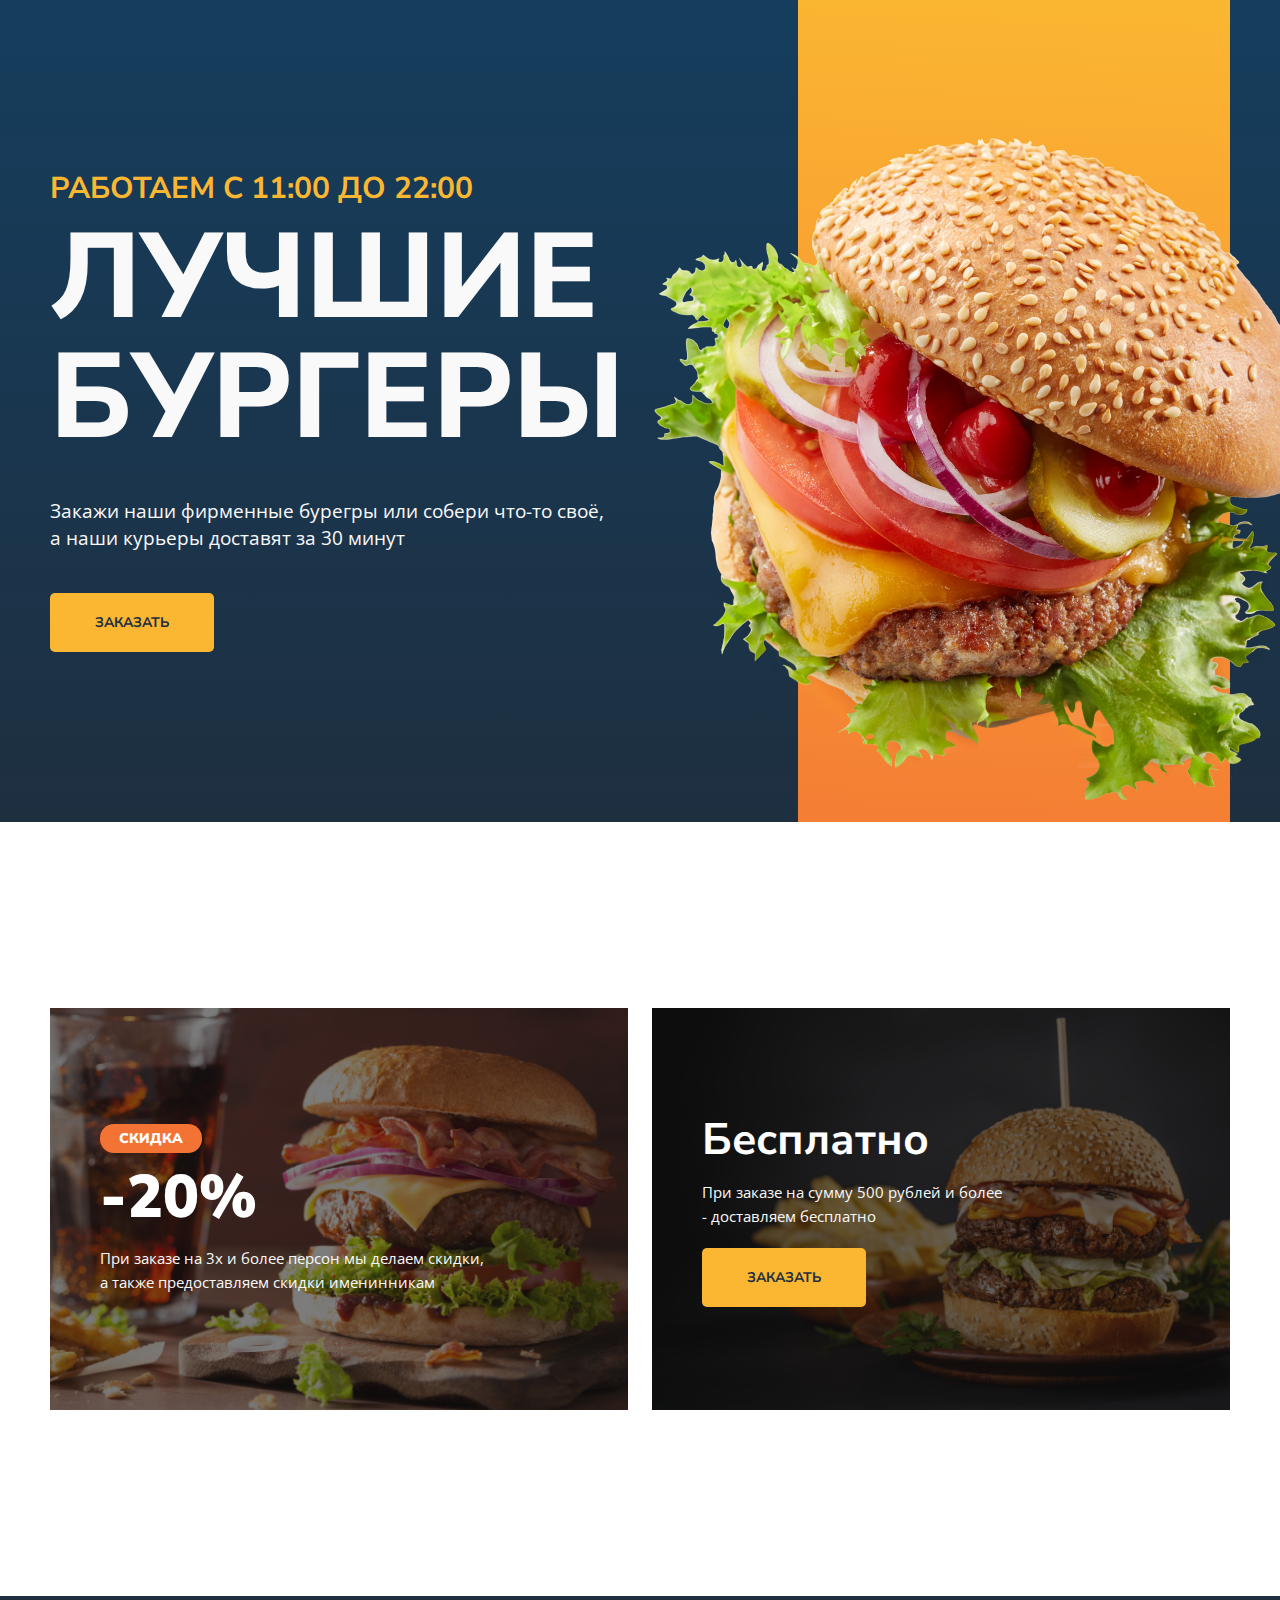
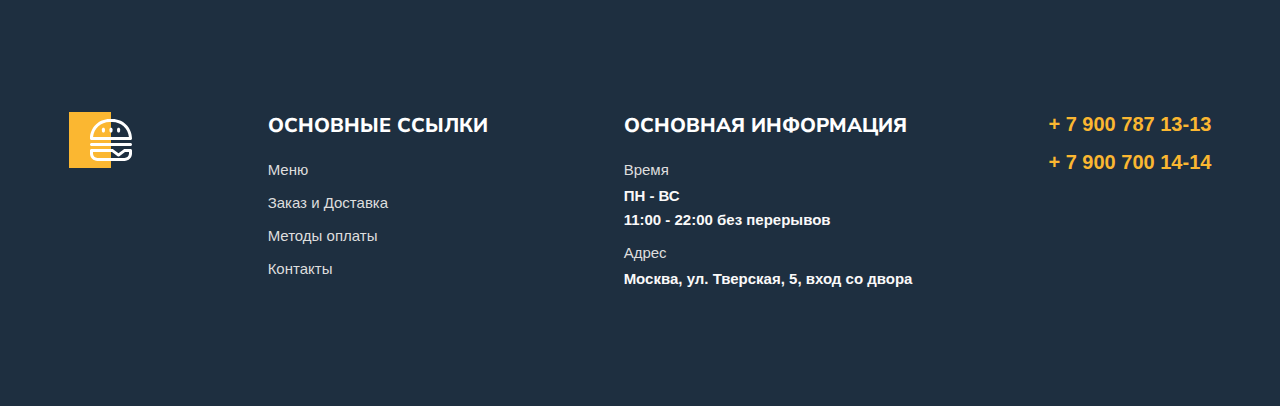
<file: index.html>
<!DOCTYPE html>
<html lang="ru">
<head>
    <meta charset="UTF-8">
    <meta http-equiv="X-UA-Compatible" content="IE=edge">
    <meta name="viewport" content="width=device-width, initial-scale=1.0">
    <title>Burgers</title>
    <link rel="preconnect" href="https://fonts.googleapis.com">
    <link rel="preconnect" href="https://fonts.gstatic.com" crossorigin>
    <link href="https://fonts.googleapis.com/css2?family=Nunito+Sans:wght@600;700;800;900&family=Open+Sans:wght@400;600;700&display=swap" rel="stylesheet">
    <link rel="stylesheet" href="styles/main.css">
</head>
<body>
    <div class="main">
        <div class="wrapper">
            <div class="text">
                <h1>
                    <span>работаем с 11:00 до 22:00</span>
                    лучшие бургеры
                </h1>
                <p>Закажи наши фирменные бурегры или собери что-то своё, а&nbsp;наши курьеры доставят за&nbsp;30&nbsp;минут</p>
                <a href="menu.html">заказать</a>
            </div>
            <div class="visual">
                <div class="bg"></div>
                <img src="images/burger.png" alt="Burger">
            </div>
        </div>
    </div>
    <div class="promo">
        <div class="wrapper">
            <div class="promo-left">
                <p class="sale">Скидка</p>
                <p class="cost">-20%</p>
                <p class="description">При заказе на 3х и более персон мы делаем скидки, а также предоставляем скидки именинникам</p>
            </div>
            <div class="promo-right">
                <p class="free">Бесплатно</p>
                <p class="description">При заказе на сумму 500 рублей и более - доставляем бесплатно</p>
                <a href="menu.html">заказать</a>
            </div>
        </div>
    </div>
    <footer class="footer">
        <div class="wrapper">
            <div class="footer-box">
                <div class="footer-item">
                    <img class="footer-logo" src="images/logo-light.svg" alt="Logo">
                </div>
                <div class="footer-item">
                    <h2>основные ссылки</h2>
                    <ul class="footer-list">
                        <li><a href="menu.html">Меню</a></li>
                        <li><a href="#">Заказ и Доставка</a></li>
                        <li><a href="#">Методы оплаты</a></li>
                        <li><a href="#">Контакты</a></li>
                    </ul>
                </div>
                <div class="footer-item">
                    <h2>основная информация</h2>
                    <ul class="footer-list">
                        <li>
                            <span>Время</span>
                            ПН - ВС <br>
                            11:00 - 22:00 без перерывов
                        </li>
                        <li>
                            <span>Адрес</span>
                            Москва, ул. Тверская, 5, вход со двора
                        </li>
                    </ul>
                </div>
                <div class="footer-tel">
                    <ul class="footer-list footer-list-tel">
                        <li>
                            <a href="tel:+79007871313">+ 7 900 787 13-13</a>
                        </li>
                        <li>
                            <a href="tel:+79007001414">+ 7 900 700 14-14</a>
                        </li>
                    </ul>
                </div>
            </div>
        </div>
    </footer>
</body>
</html>
</file>
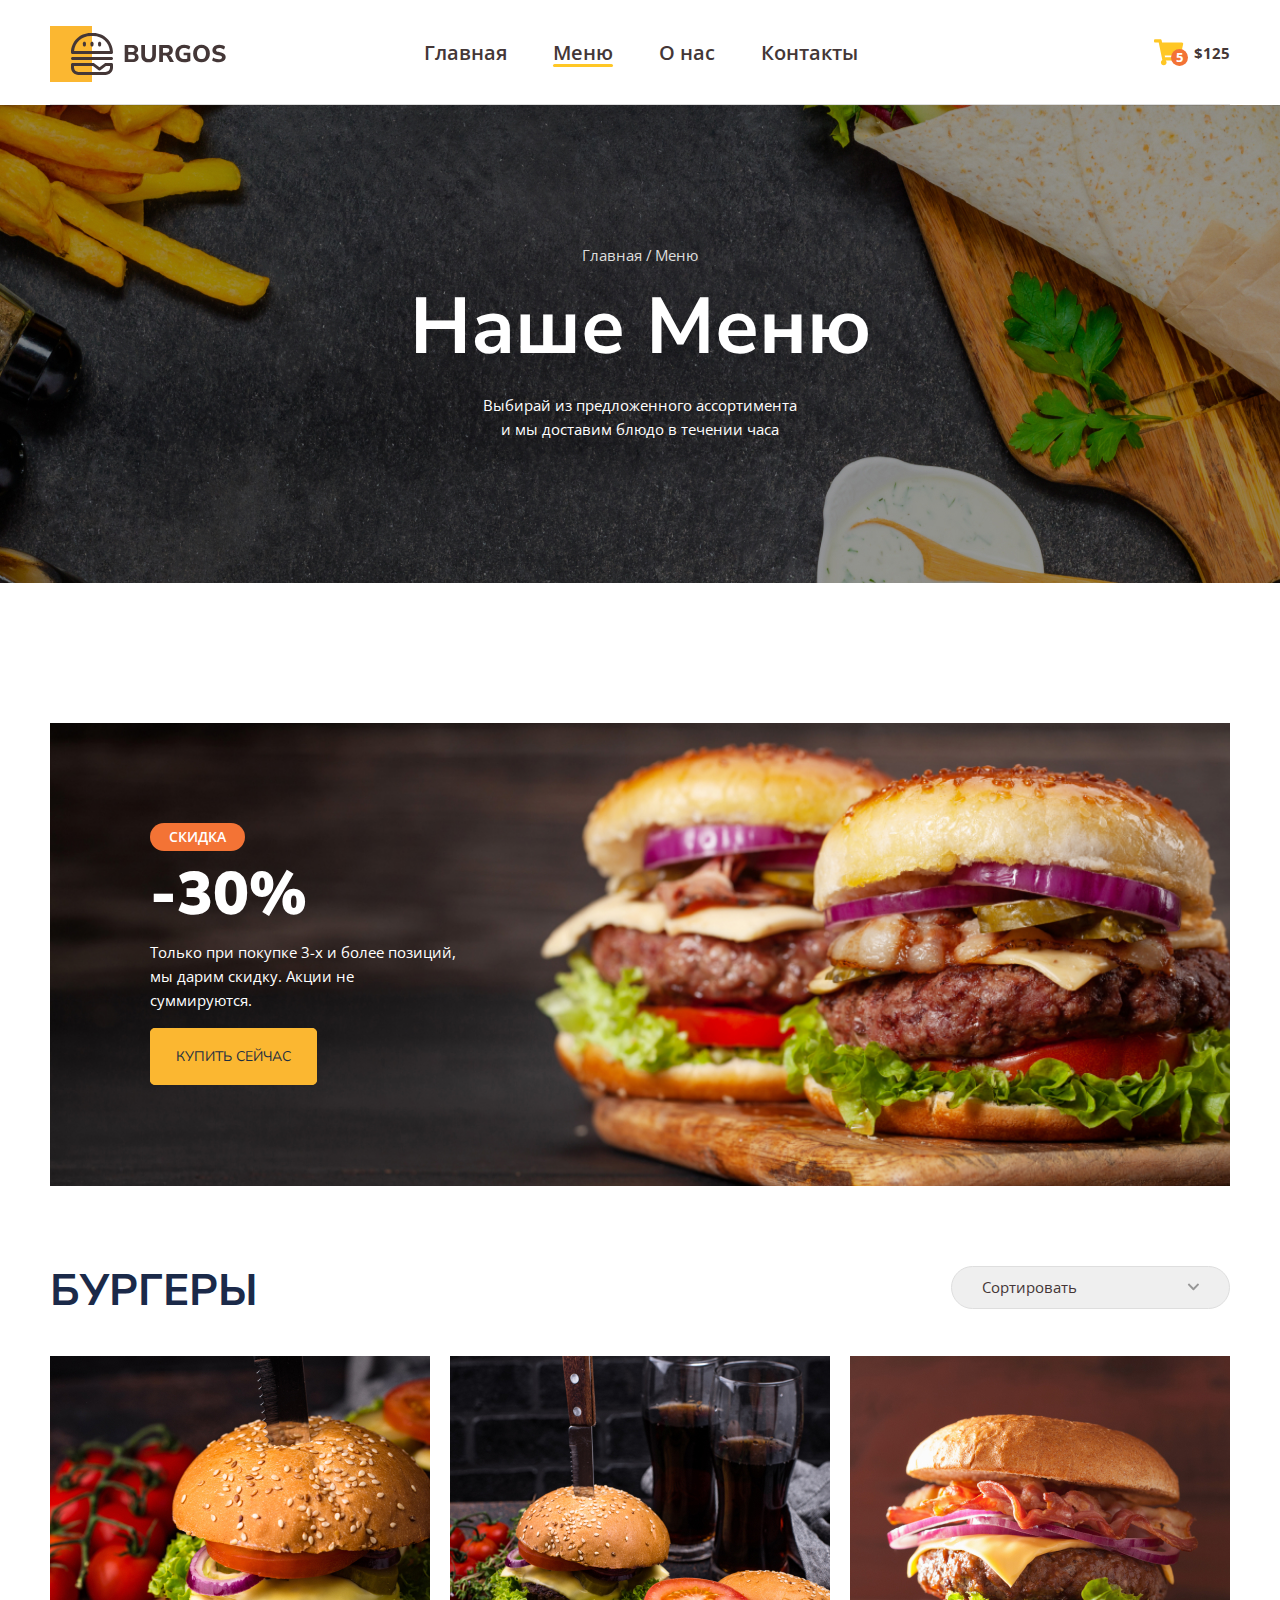
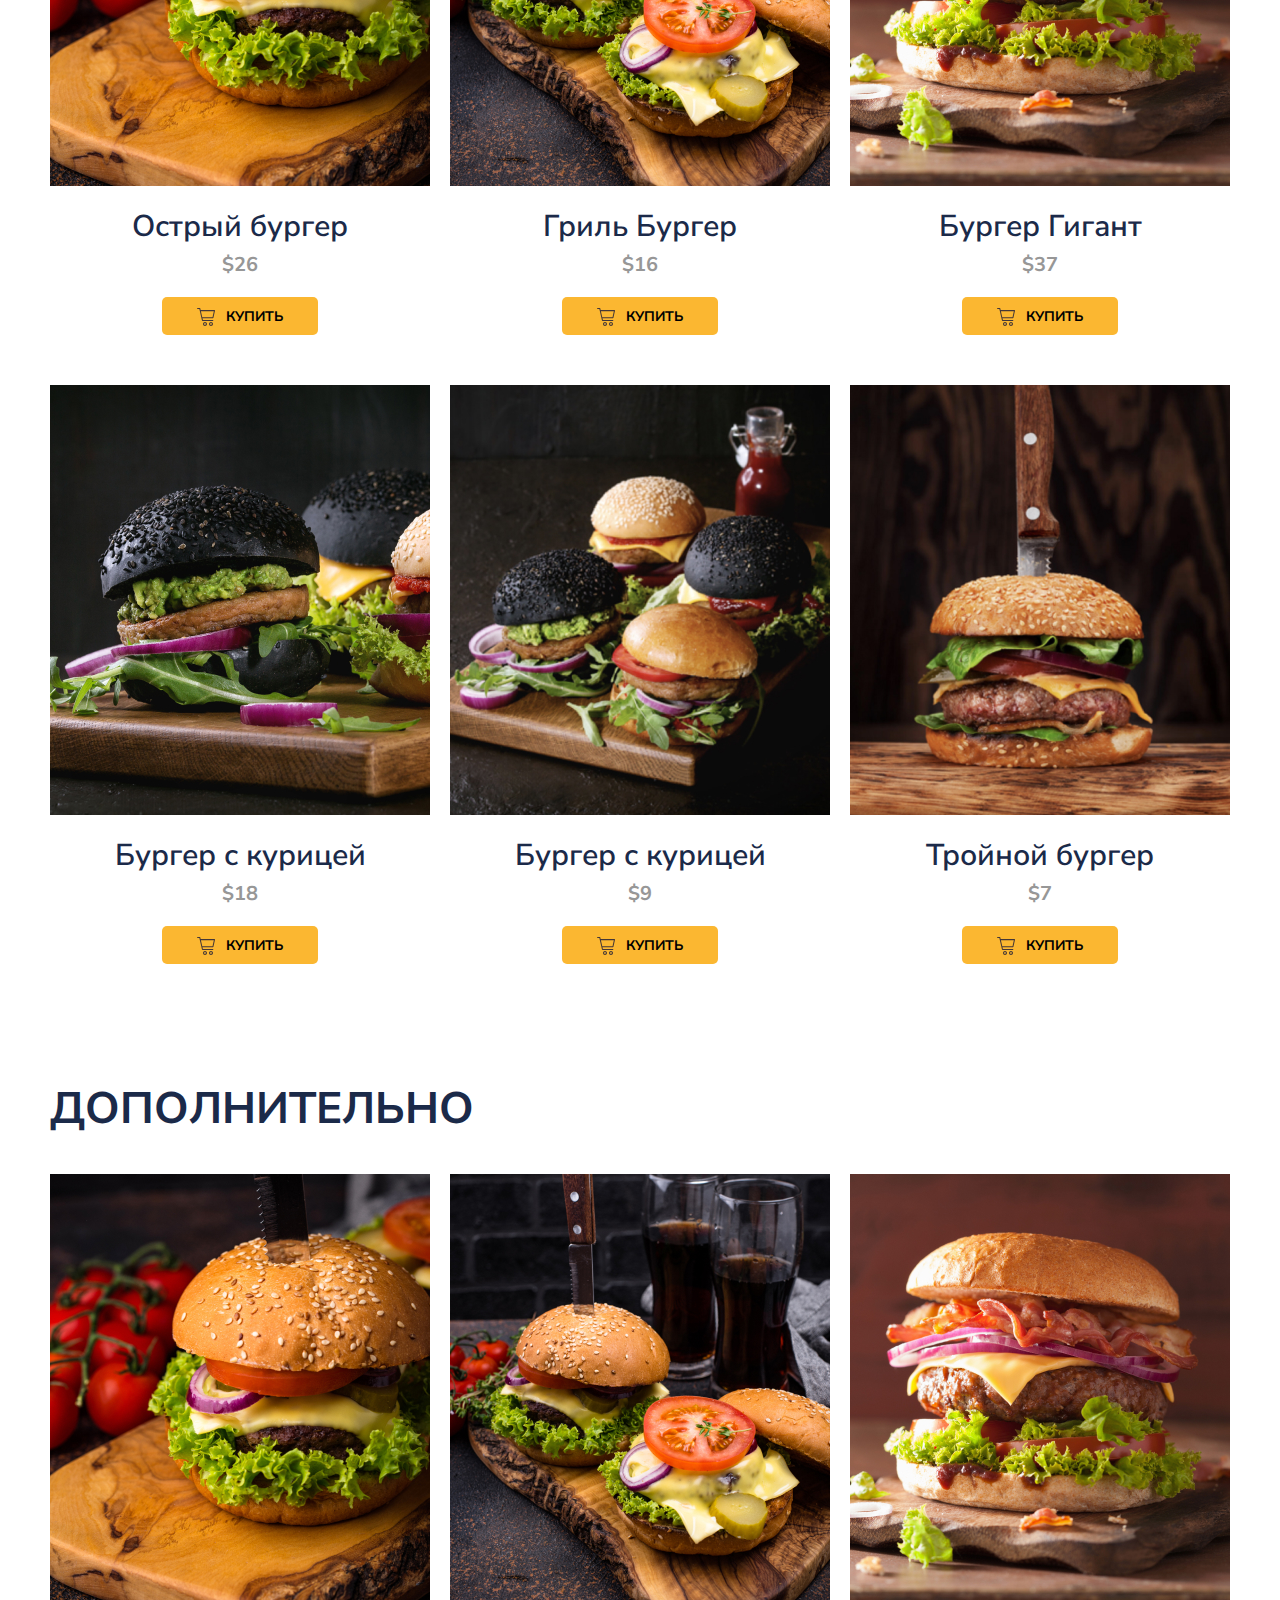
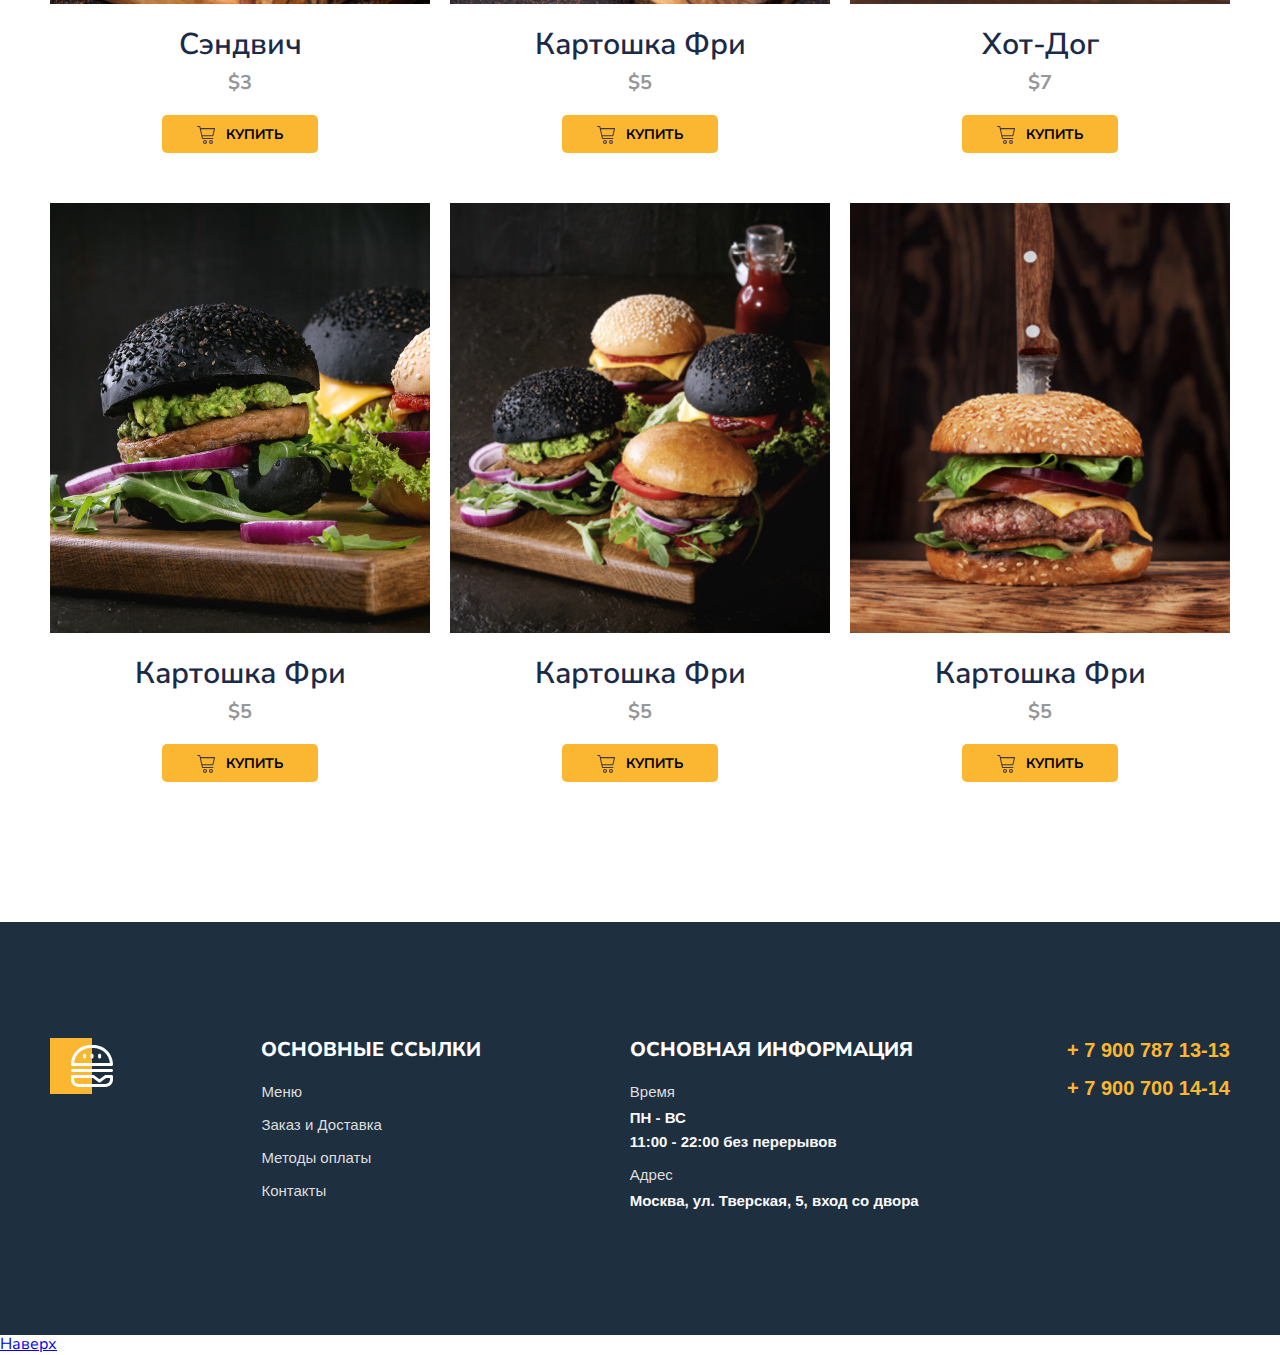
<file: menu.html>
<!DOCTYPE html>
<html lang="RU">
<head>
    <meta charset="UTF-8">
    <meta http-equiv="X-UA-Compatible" content="IE=edge">
    <meta name="viewport" content="width=device-width, initial-scale=1.0">
    <title>Burgers menu</title>
    <link rel="icon" href="./images/Icon.ico" type="image/x-icon">
    <link rel="preconnect" href="https://fonts.googleapis.com">
    <link rel="preconnect" href="https://fonts.gstatic.com" crossorigin>
    <link href="https://fonts.googleapis.com/css2?family=Nunito+Sans:wght@600;700;800;900&family=Open+Sans:wght@400;600;700&display=swap" rel="stylesheet">
    <link rel="stylesheet" href="styles/menu.css">
    <link rel="stylesheet" href="styles/normalize.css">
</head>
<body>
    <Header id="headerTop">
        <div class="container">
            <div class="header">
                <div class="header-burger">
                    <button class="burger" onclick="openModal()"></button>
                </div>
                <div class="header-item">
                    <a href="index.html" class="header-logo"></a>
                    <nav>
                        <ul class="header-nav">
                            <li><a href="index.html">Главная</a></li>
                            <li><a href="#" class="active">Меню</a></li>
                            <li><a href="#">О нас</a></li>
                            <li><a href="#">Контакты</a></li>
                        </ul>
                    </nav>
                </div>
                <button type="button" class="button">
                    <span class="button-item">
                        <img src="images/shopping-cart.svg" alt="Корзина">
                        <span class="button-count">5</span>
                    </span>
                    <span class="button-text">$125</span>
                </button>
            </div>
        </div>
    </Header>
    <div class="bg">
        <div class="container">
            <ul class="breadcrumbs">
                <li><a href="index.html">Главная</a></li>
                <li><a href="#">Меню</a></li>
            </ul>
            <h1 class="title">Наше Меню</h1>
            <p class="description">Выбирай из предложенного ассортимента и мы доставим блюдо в течении часа</p>
        </div>
    </div>
    <main>
        <div class="banner">
            <div class="container">
                <div class="banner-box">
                    <h2 class="banner-title">
                        <span>скидка</span>
                        -30%
                    </h2>
                    <P class="banner-text">Только при покупке 3-х и более позиций, мы дарим скидку. Акции не суммируются.</P>
                    <a href="#menuBurger" class="banner-link">купить сейчас</a>
                </div>
            </div>
        </div>
        <section class="menu" id="menuBurger">
            <div class="container">
                <div class="menu-header">
                    <h2 class="menu-title">
                        Бургеры
                    </h2>
                    <select class="menu-select">
                        <option value="">Сортировать</option>
                        <option value="up">По возрастанию</option> 
                        <option value="down">По убыванию</option>
                    </select>
                </div>
                <div class="menu-grid">
                    <div class="menu-grid-item">
                        <div class="menu-grid-cover">
                            <img src="images/menu/1.jpg" alt="Острый бургер">
                        </div>
                        <p class="menu-grid-title">Острый бургер</p>
                        <P class="menu-grid-price">$26</P>
                        <button type="button" class="menu-grid-btn">
                            <span class="menu-grid-icon"></span>
                            <span class="menu-grid-text">Купить</span>
                        </button>
                    </div>
                    <div class="menu-grid-item">
                        <div class="menu-grid-cover">
                            <img src="images/menu/2.jpg" alt="Гриль Бургер">
                        </div>
                        <p class="menu-grid-title">Гриль Бургер</p>
                        <P class="menu-grid-price">$16</P>
                        <button type="button" class="menu-grid-btn">
                            <span class="menu-grid-icon"></span>
                            <span class="menu-grid-text">Купить</span>
                        </button>
                    </div>
                    <div class="menu-grid-item">
                        <div class="menu-grid-cover">
                            <img src="images/menu/3.jpg" alt="Бургер Гигант">
                        </div>
                        <p class="menu-grid-title">Бургер Гигант</p>
                        <P class="menu-grid-price">$37</P>
                        <button type="button" class="menu-grid-btn">
                            <span class="menu-grid-icon"></span>
                            <span class="menu-grid-text">Купить</span>
                        </button>
                    </div>
                    <div class="menu-grid-item">
                        <div class="menu-grid-cover">
                            <img src="images/menu/4.jpg" alt="Бургер с курицей">
                        </div>
                        <p class="menu-grid-title">Бургер с курицей</p>
                        <P class="menu-grid-price">$18</P>
                        <button type="button" class="menu-grid-btn">
                            <span class="menu-grid-icon"></span>
                            <span class="menu-grid-text">Купить</span>
                        </button>
                    </div>
                    <div class="menu-grid-item">
                        <div class="menu-grid-cover">
                            <img src="images/menu/5.jpg" alt="Бургер с курицей">
                        </div>
                        <p class="menu-grid-title">Бургер с курицей</p>
                        <P class="menu-grid-price">$9</P>
                        <button type="button" class="menu-grid-btn">
                            <span class="menu-grid-icon"></span>
                            <span class="menu-grid-text">Купить</span>
                        </button>
                    </div>
                    <div class="menu-grid-item">
                        <div class="menu-grid-cover">
                            <img src="images/menu/6.jpg" alt="Тройной бургер">
                        </div>
                        <p class="menu-grid-title">Тройной бургер</p>
                        <P class="menu-grid-price">$7</P>
                        <button type="button" class="menu-grid-btn">
                            <span class="menu-grid-icon"></span>
                            <span class="menu-grid-text">Купить</span>
                        </button>
                    </div>
                </div>
            </div>
        </section>
        <section class="menu menu-other">
            <div class="container">
                <div class="menu-header">
                    <h2 class="menu-title">
                        Дополнительно
                    </h2>
                </div>
                <div class="more-menu-grid">
                    <div class="menu-grid-item">
                        <div class="menu-grid-cover">
                            <img src="images/menu/1.jpg" alt="Сэндвич">
                        </div>
                        <p class="menu-grid-title">Сэндвич</p>
                        <P class="menu-grid-price">$3</P>
                        <button type="button" class="menu-grid-btn">
                            <span class="menu-grid-icon"></span>
                            <span class="menu-grid-text">Купить</span>
                        </button>
                    </div>
                    <div class="menu-grid-item">
                        <div class="menu-grid-cover">
                            <img src="images/menu/2.jpg" alt="Картошка Фри">
                        </div>
                        <p class="menu-grid-title">Картошка Фри</p>
                        <P class="menu-grid-price">$5</P>
                        <button type="button" class="menu-grid-btn">
                            <span class="menu-grid-icon"></span>
                            <span class="menu-grid-text">Купить</span>
                        </button>
                    </div>
                    <div class="menu-grid-item">
                        <div class="menu-grid-cover">
                            <img src="images/menu/3.jpg" alt="Хот-Дог">
                        </div>
                        <p class="menu-grid-title">Хот-Дог</p>
                        <P class="menu-grid-price">$7</P>
                        <button type="button" class="menu-grid-btn">
                            <span class="menu-grid-icon"></span>
                            <span class="menu-grid-text">Купить</span>
                        </button>
                    </div>
                    <div class="menu-grid-item">
                        <div class="menu-grid-cover">
                            <img src="images/menu/4.jpg" alt="Картошка Фри">
                        </div>
                        <p class="menu-grid-title">Картошка Фри</p>
                        <P class="menu-grid-price">$5</P>
                        <button type="button" class="menu-grid-btn">
                            <span class="menu-grid-icon"></span>
                            <span class="menu-grid-text">Купить</span>
                        </button>
                    </div>
                    <div class="menu-grid-item">
                        <div class="menu-grid-cover">
                            <img src="images/menu/5.jpg" alt="Картошка Фри">
                        </div>
                        <p class="menu-grid-title">Картошка Фри</p>
                        <P class="menu-grid-price">$5</P>
                        <button type="button" class="menu-grid-btn">
                            <span class="menu-grid-icon"></span>
                            <span class="menu-grid-text">Купить</span>
                        </button>
                    </div>
                    <div class="menu-grid-item">
                        <div class="menu-grid-cover">
                            <img src="images/menu/6.jpg" alt="Картошка Фри">
                        </div>
                        <p class="menu-grid-title">Картошка Фри</p>
                        <P class="menu-grid-price">$5</P>
                        <button type="button" class="menu-grid-btn">
                            <span class="menu-grid-icon"></span>
                            <span class="menu-grid-text">Купить</span>
                        </button>
                    </div>
                </div>
             </div>
        </section>
    </main>
    <footer class="footer">
        <div class="container">
            <div class="footer-box">
                <div class="footer-item">
                    <img class="footer-logo" src="images/logo-light.svg" alt="Logo">
                </div>
                <div class="footer-item">
                    <h2>основные ссылки</h2>
                    <ul class="footer-list">
                        <li><a href="">Меню</a></li>
                        <li><a href="">Заказ и Доставка</a></li>
                        <li><a href="">Методы оплаты</a></li>
                        <li><a href="">Контакты</a></li>
                    </ul>
                    <ul class="footer-list footer-list-tel">
                        <li>
                            <a href="tel:+79007871313">+ 7 900 787 13-13</a>
                        </li>
                        <li>
                            <a href="tel:+79007001414">+ 7 900 700 14-14</a>
                        </li>
                    </ul>
                </div>
                <div class="footer-item">
                    <h2>основная информация</h2>
                    <ul class="footer-list">
                        <li>
                            <span>Время</span>
                            ПН - ВС <br>
                            11:00 - 22:00 без перерывов
                        </li>
                        <li>
                            <span>Адрес</span>
                            Москва, ул. Тверская, 5, вход со двора
                        </li>
                    </ul>
                </div>
                <div class="footer-tel">
                    <ul class="footer-list footer-list-tel">
                        <li>
                            <a href="tel:+79007871313">+ 7 900 787 13-13</a>
                        </li>
                        <li>
                            <a href="tel:+79007001414">+ 7 900 700 14-14</a>
                        </li>
                    </ul>
                </div>
            </div>
        </div>
    </footer>
    <div class="modal" id="modal">
        <ul class="header-nav">
            <li><a href="index.html">Главная</a></li>
            <hr class="burger-line">
            <li><a href="#" class="active">Меню</a></li>
            <hr class="burger-line">
            <li><a href="#">О нас</a></li>
            <hr class="burger-line">
            <li><a href="#">Контакты</a></li>
        </ul>
        <button class="burger-close" onclick="closeModal()"></button>
    </div>
    <a href="#headerTop" class="header-up hidden" id="btnUp">Наверх</a>
    <script src="main.js"></script>
</body>
</html>
</file>
<file: styles/main.css>
* {
    margin: 0;
    padding: 0;
}
body {
    font-family: 'Nunito Sans', sans-serif;
}
.main {
    background: linear-gradient(180deg, #0C4C7B -100%, #1E2F40 100%);
}
.wrapper {
    max-width: 1180px;
    margin: 0 auto;
    display: flex;
    justify-content: space-between;
}
.text {
    color: #FAF9F9;
    flex: 0 0 580px;
    padding-top: 170px;
    padding-bottom: 170px;
}
h1 {
    font-size: 120px;
    font-weight: 800;
    text-transform: uppercase;
    line-height: 120px;
    margin-bottom: 40px;
}
h1 span {
    color: #FBB731;
    font-size: 30px;
    font-weight: 700;
    line-height: 38px;
    display: block;
    margin-bottom: 10px;
}
.text p {
    font-family: 'Open sans', sans-serif;
    font-size: 19px;
    line-height: 1.4;
    margin-bottom: 42px;
}
.main a,
.promo a {
    color: #1E2F40;
    background-color: #FBB731;
    border-radius: 5px;
    text-decoration: none;
    padding: 20px 45px;
    display: inline-block;
    text-transform: uppercase;
    font-size: 14px;
    font-weight: 700;
}
.visual {
    flex-grow: 1;
    display: flex;
    justify-content: flex-end;
    position: relative;
}
.bg {
    width: 432px;
    height: 100%;
    background: linear-gradient(2.42deg, #F37335 -19.6%, #FBB731 100.79%, #FDC830 100.79%);
}
.main img {
    width: 829px;
    position: absolute;
    right: -168px;
}
.promo {
    padding-top: 186px;
    padding-bottom: 186px;
}
.promo-left,
.promo-right {
    flex: 0 0 49%;
    color: #fff;
    box-sizing: border-box;
    background-repeat: no-repeat;
    background-size: cover;
    background-position: center;
}
.promo-left {
    background-image: url(../images/promo-left.png);
    padding: 116px 50px;
}
.promo-right {
    background-image: url(../images/promo-right.png);
    padding: 102px 50px;
}
.sale {
    font-size: 14px;
    font-weight: 900;
    background: #F37335;
    padding: 5px 19px;
    border-radius: 14px;
    display: inline-block;
    text-transform: uppercase;
    margin-bottom: 3px;
}
.cost {
    font-size: 60px;
    font-weight: 900;
    margin-bottom: 8px;
}
.description {
    font-family: 'Open sans', sans-serif;
    color: #FAF9F9;
    font-size: 15px;
    line-height: 24px;
}
.promo-left .description {
    max-width: 392px;
}
.promo-right .description {
    max-width: 300px;
    margin-bottom: 20px;
}
.free {
    font-size: 44px;
    font-weight: 700;
    margin-bottom: 10px;
}
.footer {
    background: #1E2F40;
    color: #fff;
    padding-top: 116px;
    padding-bottom: 106px;
    display: flex;
    justify-content: center;
}
.footer-box {
    display: flex;
    justify-content: space-between;
}
.footer-logo {
    width: 63px;
    height: 56px;
}
.footer-item {
    margin-right: 136px;
    flex: 0 0 auto;
  }
  .footer-item:last-child {
    margin-right: 0;
  }
.footer-item h2 {
    font-size: 20px;
    font-weight: 800;
    text-transform: uppercase;
    margin-bottom: 19px;
    margin-top: 0px;
}
.footer-list li {
    margin-bottom: 9px;
    font-family: 'lato', sans-serif;
    font-size: 15px;
    color: #FAF9F9;
    font-weight: 700;
    line-height: 24px;
}
.footer-list li:hover a {
    color: #FAF9F9;
}
.footer-list a {
    color: #DEDEDE;
    text-decoration: none;
    font-weight: 400;
}
.footer-item span {
    color: #DEDEDE;
    display: block;
    font-weight: 400;
    margin-bottom: 2px;
}
.footer-list-tel {
    margin-top: 0;
}
.footer-list-tel li {
    margin-bottom: 12px;
}
.footer-list-tel a {
    font-size: 20px;
    font-weight: 900;
    color:  #FBB731;
}
.footer-list {
    padding-left: 0;
    list-style-type: none;
}
.footer-tel a[href="tel:+79007871313"]:hover,
.footer-tel a[href="tel:+79007001414"]:hover {
    color: #F37335;
}

/* Responsive */
</file>
<file: styles/menu.css>
body {
    font-family: 'Nunito Sans', sans-serif;
}
.container {
    max-width: 1180px;
    margin: 0 auto;
    padding-left: 15px;
    padding-right: 15px;
}
.header {
    font-family: 'Open Sans', sans-serif;
    display: flex; 
    align-items: center;
    justify-content: space-between;
    padding-top: 26px;
    padding-bottom: 22px;
    border-bottom: 1px solid #DEDEDE;
}
.header-logo {
    display: block;
    background-image: url(../images/logo.svg);
    width: 176px;
    height: 56px;
    background-repeat: no-repeat;
    background-size: cover;
}
.header-nav {
    display: flex;
    list-style-type: none;
    padding-left: 0;
    gap: 46px;
    margin: 0;
}
.header-nav a {
    font-weight: 600;
    font-size: 20px;
    color: #443737;
    text-decoration: none;
    transition: 700ms;
}
.header-nav a:hover {
    color: #FFC725;
}
.header-nav a::after {
    content: '';
    width: 100%;
    height: 3px;
    border-radius: 1.5px;
    background: transparent;
    display: block;
}
.header-nav a.active::after {
    background: #FFC725;
}
.header-item {
    display: flex;
    align-items: center;
    justify-content: space-between;
    flex-basis: 68.5%; 
}
.button {
    display: flex;
    align-items: center;
    background-color: transparent;
    border: none;
    padding: 0;
    gap: 10px;
    cursor: pointer;
}
.button-text {
    color: #443737;
    font-family: 'Open Sans';
    font-weight: 700;
    font-size: 15px;
}
.button-item {
    position: relative;
}
.button-count {
    font-weight: 700;
    font-size: 13px;
    color: white;
    background: #F37335;
    border-radius: 100%;
    position: absolute;
    width: 17px;
    height: 17px;
    text-align: center;
    line-height: 1.3;
    bottom: 3px;
    right: -4px;
}
.bg {
    text-align: center;
    color: white;
    background-image: url(../images/bg.jpg);
    background-size: cover;
    background-position: center center;
    padding: 142px 0;
    margin-bottom: 140px;
}
.breadcrumbs {
    padding-left: 0;
    margin-top: 0;
    list-style-type: none;
    display: flex;
    justify-content: center;
    gap: 7px;
}
.breadcrumbs a {
    color: #DEDEDE;
    font-size: 15px;
    font-family: 'Open Sans', sans-serif;
    text-decoration: none;
}
.breadcrumbs a:hover {
    color: #FFC725;
}
.breadcrumbs a::before {
    content: '/';
    position: relative;
    left: -3px;
    pointer-events: none;
}
.breadcrumbs a:hover::before {
    color: #DEDEDE
}
.breadcrumbs li:first-child a::before {
    display: none;
}
.title {
    font-weight: 700;
    font-size: 79px;
    margin-top: 17px;
    margin-bottom: 20px;
}
.description {
    font-family: 'Open Sans', sans-serif;
    font-size: 15px;
    line-height: 1.6;
    max-width: 320px;
    margin: 0 auto;
}
.banner-box {
    background-image: url(../images/banner-bg.jpg);
    margin: 0 auto;
    margin-bottom: 60px;
    background-position: 0 center;
    padding: 100px;
    padding-bottom: 120px;
    background-repeat: no-repeat;
    background-size: cover;
}
.banner-title span {
    font-family: 'Open Sans', sans-serif;
    display: block;
    color: white;
    background-color: #F37335;
    max-width: 95px;
    font-size: 14px;
    text-align: center;
    text-transform: uppercase;
    padding-top: 6px;
    padding-bottom: 6px;
    border-radius: 14px;
    margin-bottom: 9px;
    font-weight: 600;
}
.banner-title {
    color: white;
    font-weight: 900;
    font-size: 60px;
    margin-top: 0;
    margin-bottom: 11px;
}
.banner-text {
    max-width: 307px;
    font-family: 'Open Sans', sans-serif;
    font-size: 15px;
    color: white;
    margin-top: 0;
    margin-bottom: 35px;
    line-height: 24px;
}
.banner-link {
    font-size: 14px;
    padding: 18px 25px;
    text-transform: uppercase;
    text-decoration: none;
    color: #1E2F40;
    background-color: #FBB731;
    border-radius: 5px;
    border: 1px solid #FBB731;
    transition: 300ms;
}
.banner-link:hover {
    background-color: transparent; 
    color: #FBB731;
}
.menu {
    padding-top: 20px;
}
.menu-header {
    display: flex;
    align-items: center;
    justify-content: space-between;
    height: 90px;
    align-items: flex-start;
}
.menu-title {
    font-size: 44px;
    font-weight: 700;
    text-transform: uppercase;
    color: #1B2A49;
    margin: 0;
}
.menu-select {
    border: 1px solid #DEDEDE;
    padding: 12px 30px;
    border-radius: 22px;
    color: #443737;
    font-size: 15px;
    font-family: 'Open Sans', sans-serif;
    appearance: none;
    flex-basis: 279px;
    background-image: url(../images/arrow-down.svg);
    background-size: 12.79px 7.75px;
    background-repeat: no-repeat;
    background-position:  89% center;
}
.menu-grid {
    display: grid;
    grid-template-columns: repeat(3, 1fr);
    gap: 20px;
    row-gap: 50px;
    margin-bottom: 100px;
}
.menu-grid-cover {
    width: 100%;
    height: 430px;
    position: relative;
    overflow: hidden;
}
.menu-grid-cover img {
    position: absolute;
    left: 50%;
    top: 50%;
    transform: translate(-50%, -50%);
    object-fit: cover;
}
.menu-grid-title {
    font-size: 30px;
    font-weight: 600;
    margin: 0 auto;
    margin-top: 22px;
    color: #1B2A49;
    max-width: 270px;
    line-height: 38px;
}
.menu-grid-price {
    font-size: 20px;
    font-weight: 700;
    line-height: 28px;
    color: #979797;
    margin: 0 auto;
    margin-top: 5px;
    max-width: 174px;
}
.menu-grid-btn {
    background-color: #FBB731;
    border-radius: 5px;
    border: none;
    padding: 11px 35px 9px 35px;
    display: flex;
    margin: 18px auto 0;
    transition: 700ms;
}
.menu-grid-btn:hover {
    background-color: #F37335;
    cursor: pointer;
}
.menu-grid-text {
    font-size: 14px;
    line-height: 18px;
    font-weight: 700;
    text-transform: uppercase;
}
.menu-grid-icon {
    background-image: url(../images/cart-menu.svg);
    width: 18px;
    height: 18px;
    display: block;
    margin-right: 11px;
    background-repeat: no-repeat;
}
.menu-grid-item {
    text-align: center;
    background-repeat: no-repeat;
    background-position: left center;
    background-size: auto 50%;
}
.more-menu-grid {
    display: grid;
    grid-template-columns: repeat(3, 1fr);
    gap: 20px;
    row-gap: 50px;
}
.footer {
    background: #1E2F40;
    color: #fff;
    padding-top: 116px;
    padding-bottom: 106px;
    margin-top: 140px;
}
.footer-box {
    display: flex;
    justify-content: space-between;
}
.footer-logo {
    width: 63px;
    height: 56px;
}
.footer-item {
    flex: 0 0 auto;
}
.footer-item h2 {
    font-size: 20px;
    font-weight: 800;
    text-transform: uppercase;
    margin-bottom: 19px;
    margin-top: 0px;
}
.footer-list li {
    margin-bottom: 9px;
    font-family: 'lato', sans-serif;
    font-size: 15px;
    color: #FAF9F9;
    font-weight: 700;
    line-height: 24px;
}
.footer-list li:hover a {
    color: #FAF9F9;
}
.footer-list a {
    color: #DEDEDE;
    text-decoration: none;
    font-weight: 400;
}
.footer-item span {
    color: #DEDEDE;
    display: block;
    font-weight: 400;
    margin-bottom: 2px;
}
.footer-list-tel {
    margin-top: 0;
}
.footer-list-tel li {
    margin-bottom: 12px;
}
.footer-list-tel a {
    font-size: 20px;
    font-weight: 900;
    color:  #FBB731;
}
.footer-list {
    padding-left: 0;
    list-style-type: none;
}
.footer-tel a[href="tel:+79007871313"]:hover,
.footer-tel a[href="tel:+79007001414"]:hover {
    color: #F37335;
}
.button-up {
    background-color: #FBB731;
    font-weight: 700;
    font-size: 14px;
    text-transform: uppercase;
    color: #1E2F40;
    text-decoration: none;
    padding: 5px 20px;
    position: fixed;
    bottom: 20px;
    right: 20px;
    border-radius: 5px;
    transition: 700ms;
}
.button-up:hover {
    background-color: #F37335;
}
.button-up.hidden {
    opacity: 0;
}
.button-up.visible {
    opacity: 1;
}

 /*  Modal   */

 .modal {
    background-color: #FBFBFB;
    max-width: 320px;
    text-align: center;
    position: absolute;
    top: 0;
    left: -1600px;
    right: 0;
    margin: 20px auto 0;
    padding: 40px 30px;
    box-sizing: border-box;
    border-radius: 10px;
    box-shadow: 0px 4px 4px rgba(0, 0, 0, 0.25);
    transition: 700ms;
 }
 .modal .header-nav {
    flex-direction: column;
    align-items: center;
    gap: 0;
    margin: 0;
 }
 .burger-close {    
    width: 22px;
    height: 22px;
    background-image: url(../images/burger-close.svg);
    background-color: transparent;
    background-size: contain;
    background-repeat: no-repeat;
    border: none;
    position: absolute;
    top: 16px;
    right: 16px;
    cursor: pointer;
 }
 .burger-line {
    border: none; 
    height: 1px; 
    width: 150px;
    margin: 10px 0; 
    background-color: #DFDFDF;
}
 .burger {
    width: 34px;
    height: 22px;
    background-image: url(/images/burger.svg);
    background-repeat: no-repeat;
    background-size: contain;
    background-color: transparent;
    border: none;
    cursor: pointer;
 }
/* Responsive */

@media screen and (min-width:1001px){
    .footer-list + .footer-list-tel {
         display: none;
    }
    .modal {
        display: none;
    }
}
@media screen and (min-width:766px){
    .header-burger { 
        display: none;
    }
}
@media screen and (max-width:1000px) {
    .container {
        max-width: 738px;
    }
    .header-logo {
        width: 150px;
        height: 48px;
        background-size: contain;
    }
    .header-nav {
        gap: 22px;
    }
    .header-item {
        flex-basis: 75.5%;
    }
    .bg {   
        margin-bottom: 72px;
    }
    .banner-box {
        padding: 100px 100px 120px 40px;
        background-position: -83px center;
    }
    .menu-grid {
        grid-template-columns: repeat(2, 1fr);
    }
    .menu-grid {
        margin-bottom: 90px;
    }
    .footer-tel {
        display: none;
    }
    .footer-list + .footer-list-tel {
        display: block;
    }

    .menu-other {
        overflow: hidden;
        height: 559px;
    }
    .menu-other .more-menu-grid {
        display: flex;
        width: auto;
        overflow-y: hidden;
        overflow-x: scroll;
        padding-bottom: 50px;
    }
    .menu-other .menu-grid-item {
        flex: 0 0 281px;
    }
    .menu-other .menu-grid-cover,
    .menu-other .menu-grid-cover img {
        height: 320px;
    }
}
@media screen and (max-width:766px){
    nav {
        display: none;
    }
    .header {
        gap: 20px;
    }
    
}
@media screen and (max-width:520px){    
    .title {
        font-size: 38px;
    }
    .bg {
        padding: 50px 0;
    }
    .banner-box {
        padding: 35px 15px 55px 15px;
        margin-bottom: 30px;
        background-position: 17% center;
    }
    .menu-title {
        font-size: 27px;
    }
    .menu-select {
        font-size: 12px;
        flex-basis: 136px;
    }
    .menu-header {
        height: 80px;
    }
}
@media screen and (max-width:360px){
    .header-logo {
        width: 116px;
        height: 37px;
        background-size: contain;
    }
    .breadcrumbs li a {
        font-size: 14px;
    }
    .description {
        font-size: 12px;
    }
}
@media screen and (max-width:320px){
    .banner-box {
        background-position: 25% center;
    }
}
@media screen and (max-width:786px){
    .menu-grid-item {
        width: 139px;
        display: flex;
        flex-direction: column;
    }
    .menu .menu-grid-cover, .menu .menu-grid-cover img  {
        height: 180px;
    }
    .menu-grid {
        grid-template-columns: repeat(auto-fit, minmax(139px, 1fr));
        margin-bottom: 40px;
    }
    .menu-grid-btn {
        padding: 10px 21px 10px 21px;
        align-self: flex-end;
    }
    .menu-grid-title {
        font-size: 20px;
        width: 110px;
        height: 76px;
    }
    .menu-other {
        height: 457px;
    }
    .menu-other .menu-grid-cover,
    .menu-other .menu-grid-cover img {
        height: 180px;
    }
    .menu-other .menu-grid-item {
        flex: 0 0 139px;
    }
}
</file>
